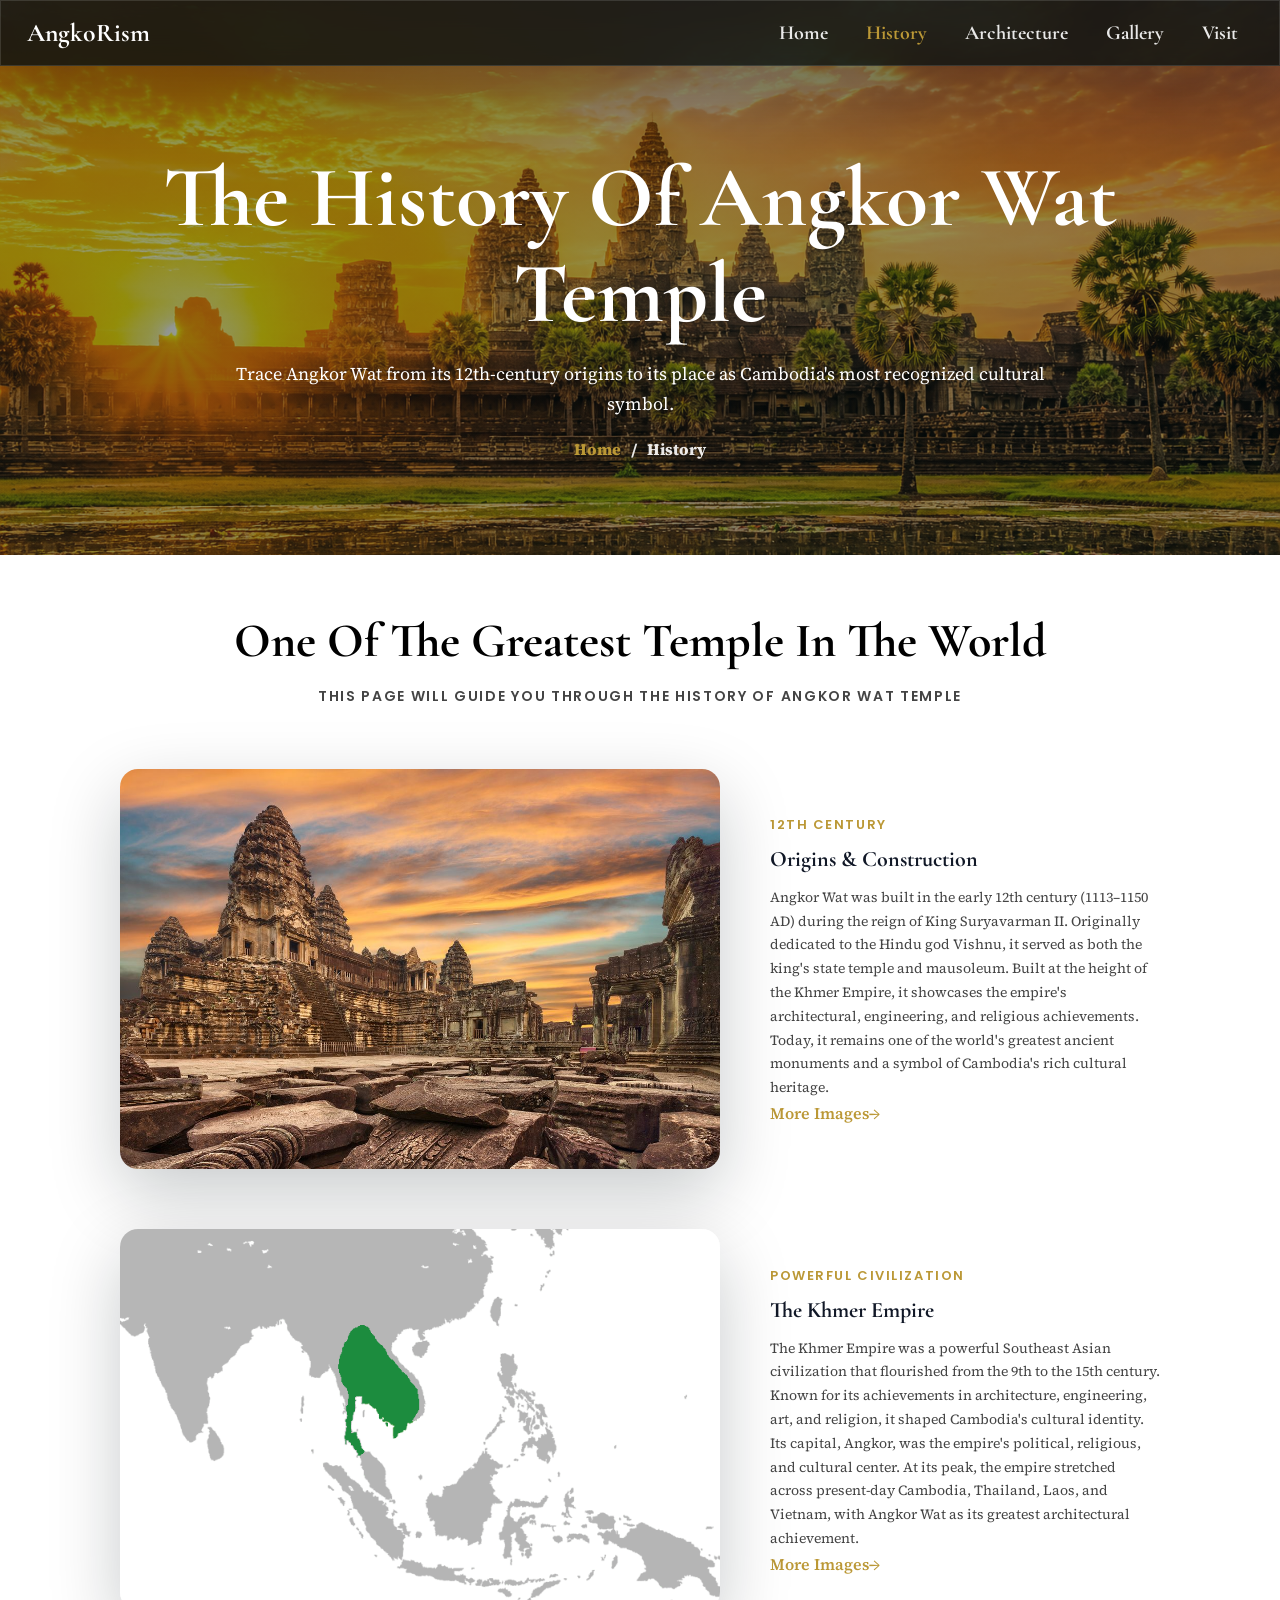
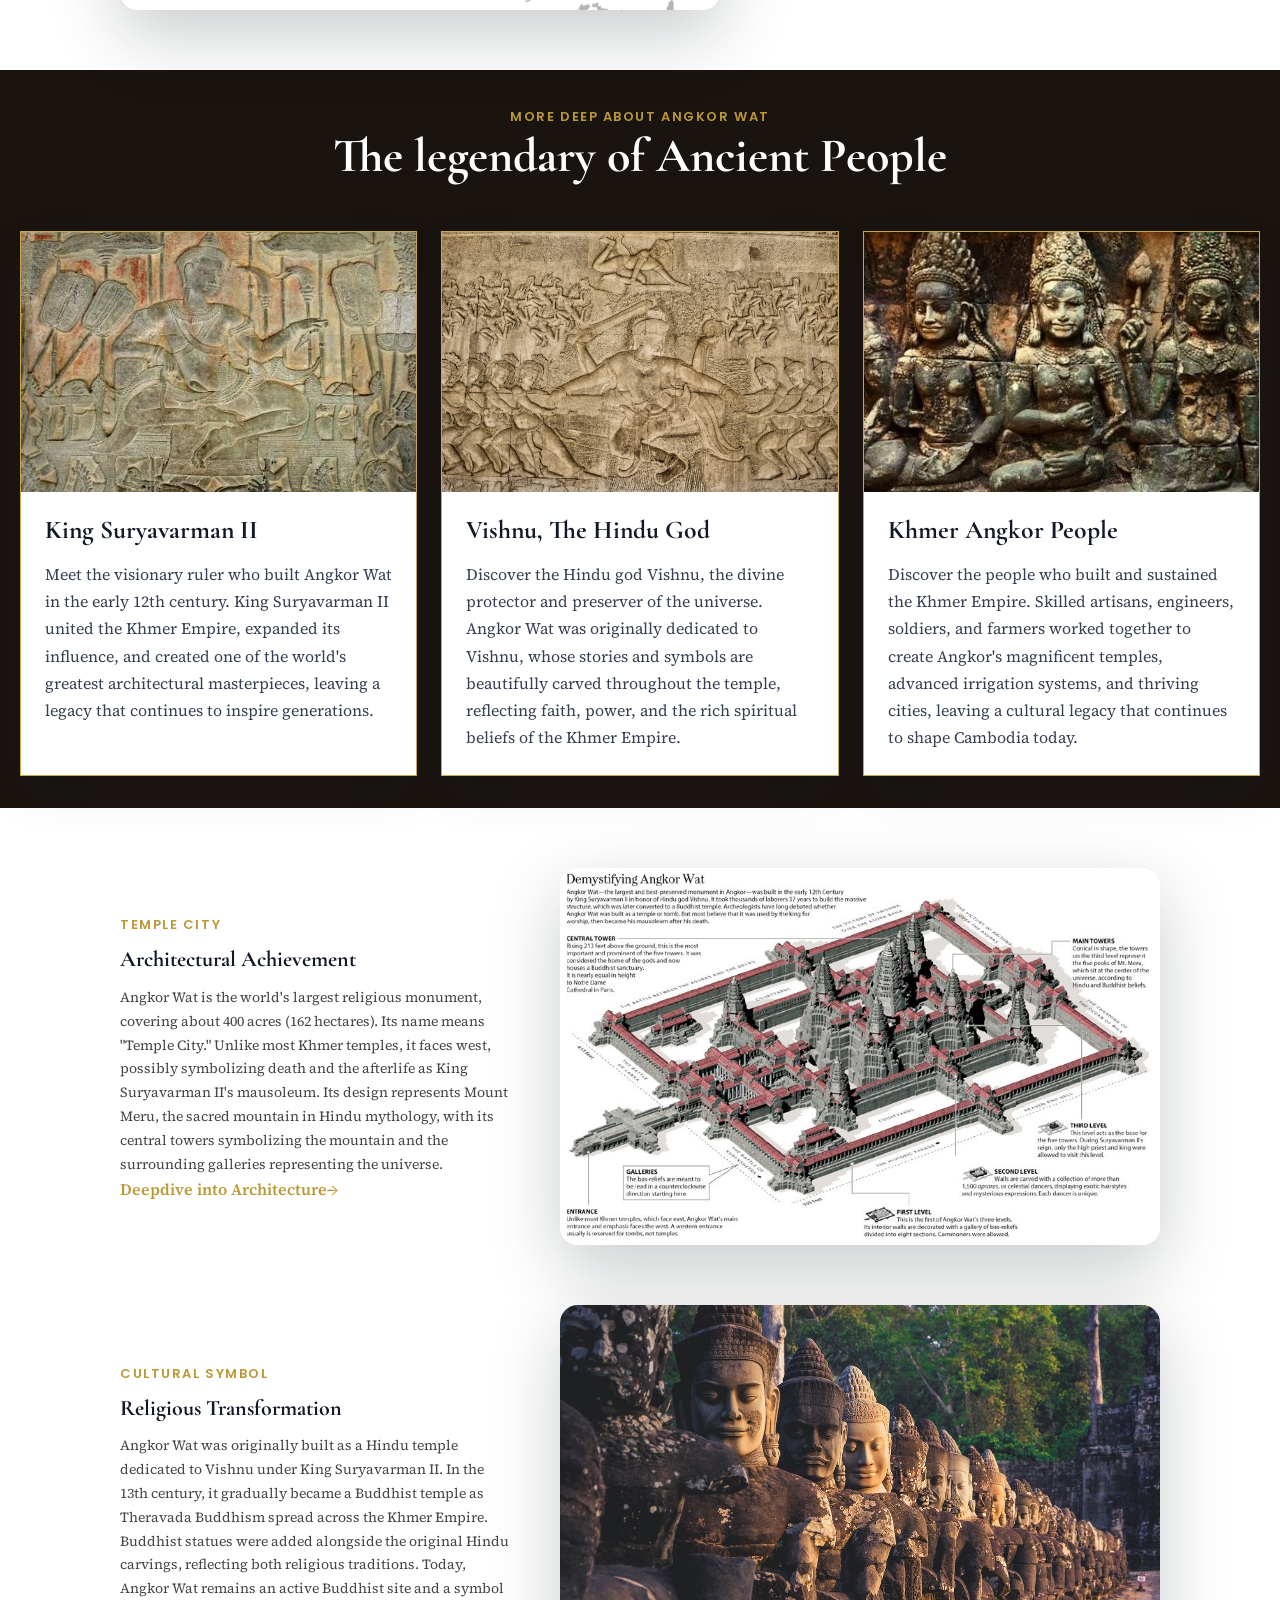
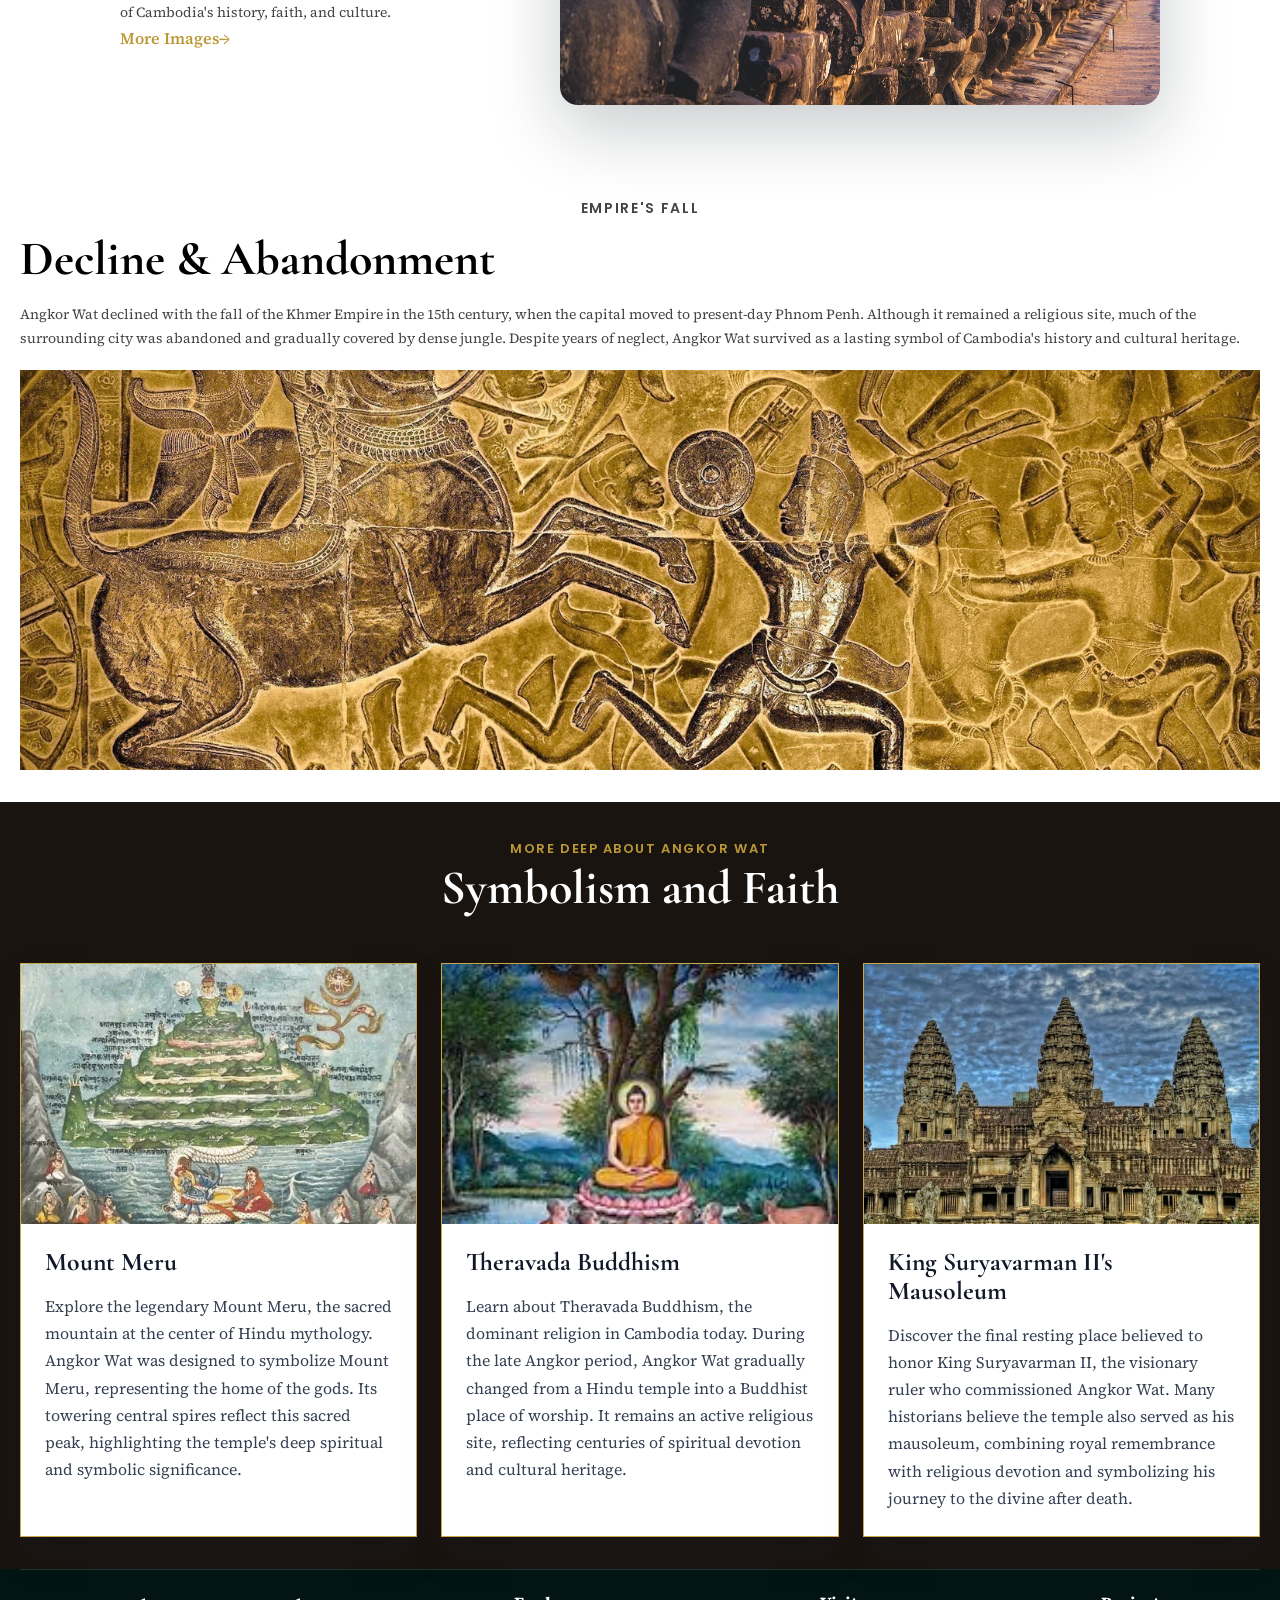
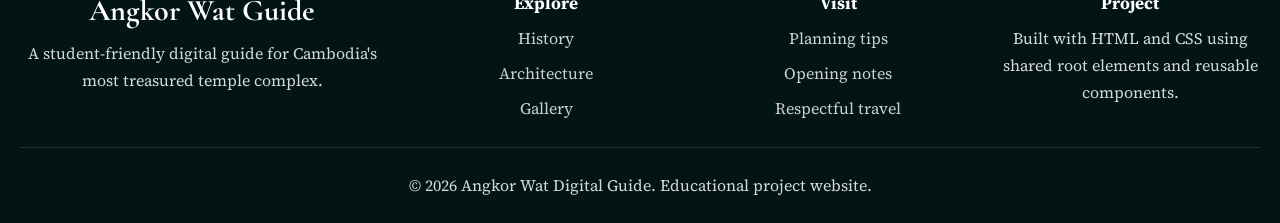
<file: pages/history.html>
<!DOCTYPE html>
<html lang="en">
<head>
  <meta charset="UTF-8">
  <meta name="viewport" content="width=device-width, initial-scale=1.0">
  <title>History | Angkor Wat Digital Guide</title>
  <link rel="stylesheet" href="../css/global.css">
  <link rel="stylesheet" href="../css/layout.css">
  <link rel="stylesheet" href="../css/components.css">
  <link rel="stylesheet" href="../css/pages/history.css">
  <script src="../js/navigation.js" defer></script>
  <script src="../js/history.js" defer></script>

  <link rel="preconnect" href="https://fonts.googleapis.com">
  <link rel="preconnect" href="https://fonts.gstatic.com" crossorigin>
  <link href="https://fonts.googleapis.com/css2?family=Cormorant+Garamond:wght@300;400;500;600;700;800&family=Poppins:wght@600;700;800;900&family=Source+Serif+4:wght@400;600;700;800;900&display=swap" rel="stylesheet">

  <link rel="icon" type="image/png" href="../images/favicon.png">
</head>
<body>
  <!--This section is for header bar that always appears-->
  <header class="site-header">
    <div class="site-header__inner">
      <a class="site-logo" href="../index.html" aria-label="Angkor Wat Digital Guide home">AngkoRism</a>

      <button class="nav-toggle" type="button" aria-label="Menu" aria-controls="primary-navigation" aria-expanded="false">
        <span aria-hidden="true"></span>
        <span aria-hidden="true"></span>
        <span aria-hidden="true"></span>
      </button>

      <nav class="site-nav" id="primary-navigation" aria-label="Main navigation">
        <a href="../index.html">Home</a>
        <a href="history.html" aria-current="page">History</a>
        <a href="architecture.html">Architecture</a>
        <a href="gallery.html">Gallery</a>
        <a href="visit.html">Visit</a>
      </nav>
    </div>
  </header>

  <main>
    <!--This section is for title-->
    <section class="page-hero">

    <div class="page-shell">
      <h1>The History Of Angkor Wat Temple</h1>
      <p>Trace Angkor Wat from its 12th-century origins to its place as Cambodia's most recognized cultural symbol.</p>
      <div class="breadcrumbs" aria-label="Breadcrumb">
        <a href="../index.html">Home</a>
        <span>/</span>
        <span>History</span>
      </div>
    </div>
    </section>

    <!--This section is the title that telling "This page will guide you through the history of Angkor Wat Temple"-->
    <section class="section-title">
      <div class="timeline-text">
        <h2>One Of The Greatest Temple In The World</h2>
        <p class="eyebrow">This page will guide you through the history of Angkor Wat Temple</p>
      </div>
    </section>

    <!--This section is for history telling that have picture on the left and paragraph on the right-->
    <section class="section-space timeline">
    <article class="timeline-block">
      <div class="showcase-card">
        <img src="../images/Angkor Wat Temple Constuction.jpg" alt="Construction" />
        </div>
        <div class="timeline-text">
          <span class="eyebrow">12th century</span>
          <h3>Origins & Construction</h3>
          <p>
            Angkor Wat was built in the early 12th century (1113–1150 AD) during the reign of King Suryavarman II.
            Originally dedicated to the Hindu god Vishnu, it served as both the king's state temple and mausoleum.
            Built at the height of the Khmer Empire, it showcases the empire's architectural, engineering, and religious achievements.
            Today, it remains one of the world's greatest ancient monuments and a symbol of Cambodia's rich cultural heritage.
          </p>
          <a href="gallery.html" class="link">More Images<span class="arrow">&#8594;</span></a>
        </div>
      </article>

      <article class="timeline-block">
        <div class="showcase-card">
          <img src="../images/Angkor Wat Temple Khmer Empire.jpg" alt="Khmer Empire" />
        </div>
        <div class="timeline-text">
          <span class="eyebrow">Powerful Civilization</span>
          <h3>The Khmer Empire</h3>
          <p>
            The Khmer Empire was a powerful Southeast Asian civilization that flourished from the 9th to the 15th century.
            Known for its achievements in architecture, engineering, art, and religion, it shaped Cambodia's cultural identity.
            Its capital, Angkor, was the empire's political, religious, and cultural center. At its peak, the empire stretched 
            across present-day Cambodia, Thailand, Laos, and Vietnam, with Angkor Wat as its greatest architectural achievement.
          </p>
          <a href="gallery.html" class="link">More Images<span class="arrow">&#8594;</span></a>
        </div>
      </article>
    </section>

    <!--This section is the grid section that content some information to know more deep into history-->
    <section class="background-section">
      <div class="section-space page-shell">
        <div class="section-heading">
          <span class="eyebrow">MORE DEEP ABOUT ANGKOR WAT</span>
          <h2>The legendary of Ancient People</h2>
        </div>
        <div class="card-grid">
        <article class="image-card">
          <img src="../images/King Suryavarman II.jpg" alt="the first king who's built angkor wat temple">
          <div class="image-card__body">
            <h3>King Suryavarman II</h3>
            <p>
              Meet the visionary ruler who built Angkor Wat in the early 12th century. 
              King Suryavarman II united the Khmer Empire, expanded its influence, and 
              created one of the world's greatest architectural masterpieces, leaving a
               legacy that continues to inspire generations.
            </p>
          </div>
        </article>
        <article class="image-card">
          <img src="../images/phreah visnulork.png" alt="hindu god">
          <div class="image-card__body">
            <h3>Vishnu, The Hindu God</h3>
            <p>
              Discover the Hindu god Vishnu, the divine protector and preserver of the universe. 
              Angkor Wat was originally dedicated to Vishnu, whose stories and symbols are beautifully 
              carved throughout the temple, reflecting faith, power, and the rich spiritual beliefs of the Khmer Empire.
            </p>
          </div>
        </article>
        <article class="image-card">
          <img src="../images/Khmer Angkor People.jpg" alt="one of the strongest civilization">
          <div class="image-card__body">
            <h3>Khmer Angkor People</h3>
            <p>
              Discover the people who built and sustained the Khmer Empire. 
              Skilled artisans, engineers, soldiers, and farmers worked together to create Angkor's 
              magnificent temples, advanced irrigation systems, and thriving cities, leaving a cultural legacy that continues to shape Cambodia today.
            </p>
          </div>
        </article>
      </div>
    </section>

    <!--This section is for history telling that have picture on the right and paragraph on the left, because we reverse-->
    <section class="timeline--reverse timeline">
      <article class="timeline-block">
        <div class="showcase-card">
          <img src="../images/Angkor Wat Temple Architecture.jpg" alt="Architecture" />
        </div>
        <div class="timeline-text">
          <span class="eyebrow">Temple City</span>
          <h3>Architectural Achievement</h3>
          <p>
            Angkor Wat is the world's largest religious monument, covering about 400 acres (162 hectares). Its name means "Temple City." Unlike most Khmer temples, it faces west, possibly symbolizing death and the afterlife as King Suryavarman II's mausoleum. Its design represents Mount Meru, the sacred mountain in Hindu mythology, with its central towers symbolizing the mountain and the surrounding galleries representing the universe.
          </p>
          <a href="architecture.html" class="link">Deepdive into Architecture<span class="arrow">&#8594;</span></a>
        </div>
      </article>

      <article class="timeline-block">
        <div class="showcase-card">
          <img src="../images/Angkor Wat Temple Religious.jpg" alt="Religious" />
        </div>
        <div class="timeline-text">
          <span class="eyebrow">Cultural Symbol</span>
          <h3>Religious Transformation</h3>
          <p>
            Angkor Wat was originally built as a Hindu temple dedicated to Vishnu under King Suryavarman II. In the 13th century, it gradually became a Buddhist temple as Theravada Buddhism spread across the Khmer Empire. Buddhist statues were added alongside the original Hindu carvings, reflecting both religious traditions. Today, Angkor Wat remains an active Buddhist site and a symbol of Cambodia's history, faith, and culture.
          </p>
          <a href="gallery.html" class="link">More Images<span class="arrow">&#8594;</span></a>
        </div>
      </article>
    </section>

    <!--This section is to know why khmer angkor fall by having title on the top, paragraph on the bottom, and the big picture under paragraph-->
    <section class="section-space">
      <div class="page-shell">
        <div class="timeline-text">
          <p class="eyebrow" id="eyebrow-main">Empire's Fall</p>
          <h2>Decline & Abandonment</h2>
          <p>
            Angkor Wat declined with the fall of the Khmer Empire in the 15th century, when the capital moved to present-day Phnom Penh. Although it remained a religious site, much of the surrounding city was abandoned and gradually covered by dense jungle. Despite years of neglect, Angkor Wat survived as a lasting symbol of Cambodia's history and cultural heritage.
          </p>
        </div>
        <div>
          <img class="image-about" src="../images/Angkor Wat Temple Decline.jpg" alt="angkor wat war">
        </div>
      </div>
    </section>

    <!--This section is the grid section that content some information to know more deep into history-->
    <section class="background-section">
      <div class="section-space page-shell">
        <div class="section-heading">
          <span class="eyebrow">MORE DEEP ABOUT ANGKOR WAT</span>
        <h2>Symbolism and Faith</h2>
        </div>
        <div class="card-grid">
        <article class="image-card">
          <img src="../images/Mount Meru1.jpg" alt="the mount meru, in the hindu mythodology">
          <div class="image-card__body">
            <h3>Mount Meru</h3>
            <p>
              Explore the legendary Mount Meru, the sacred mountain at the center of Hindu mythology. 
              Angkor Wat was designed to symbolize Mount Meru, representing the home of the gods. Its towering central spires reflect this sacred peak, highlighting the temple's deep spiritual and symbolic significance.
          </div>
        </article>
        <article class="image-card">
          <img src="../images/Theravada Buddhism.jpg" alt="Buddhism Religious">
          <div class="image-card__body">
            <h3>Theravada Buddhism</h3>
            <p>
              Learn about Theravada Buddhism, the dominant religion in Cambodia today. 
              During the late Angkor period, Angkor Wat gradually changed from a Hindu temple into a Buddhist place of worship. It remains an active religious site, reflecting centuries of spiritual devotion and cultural heritage.
            </p>
          </div>
        </article>
        <article class="image-card">
          <img src="../images/angkor wat temple mausoleum.jpg" alt="new capital after angkor wat">
          <div class="image-card__body">
            <h3>King Suryavarman II's Mausoleum</h3>
            <p>
              Discover the final resting place believed to honor King Suryavarman II, the visionary ruler who commissioned Angkor Wat. 
              Many historians believe the temple also served as his mausoleum, combining royal remembrance with religious devotion and symbolizing his journey to the divine after death.
            </p>
          </div>
        </article>
      </div>
    </section>
  </main>

  <footer class="site-footer">
    <div class="site-footer__inner site-footer__inner--centered site-footer__bottom">
      <div>
        <h2>Angkor Wat Guide</h2>
        <p>A student-friendly digital guide for Cambodia's most treasured temple complex.</p>
      </div>
      <div>
        <h3>Explore</h3>
        <ul>
          <li><a href="history.html">History</a></li>
          <li><a href="architecture.html">Architecture</a></li>
          <li><a href="gallery.html">Gallery</a></li>
        </ul>
      </div>
      <div>
        <h3>Visit</h3>
        <ul>
          <li><a href="visit.html">Planning tips</a></li>
          <li><a href="visit.html">Opening notes</a></li>
          <li><a href="visit.html">Respectful travel</a></li>
        </ul>
      </div>
      <div>
        <h3>Project</h3>
        <p>Built with HTML and CSS using shared root elements and reusable components.</p>
      </div>
    </div>
    <div class="site-footer__bottom">
      <p>&copy; 2026 Angkor Wat Digital Guide. Educational project website.</p>
    </div>
  </footer>
</body>
</html>
</file>
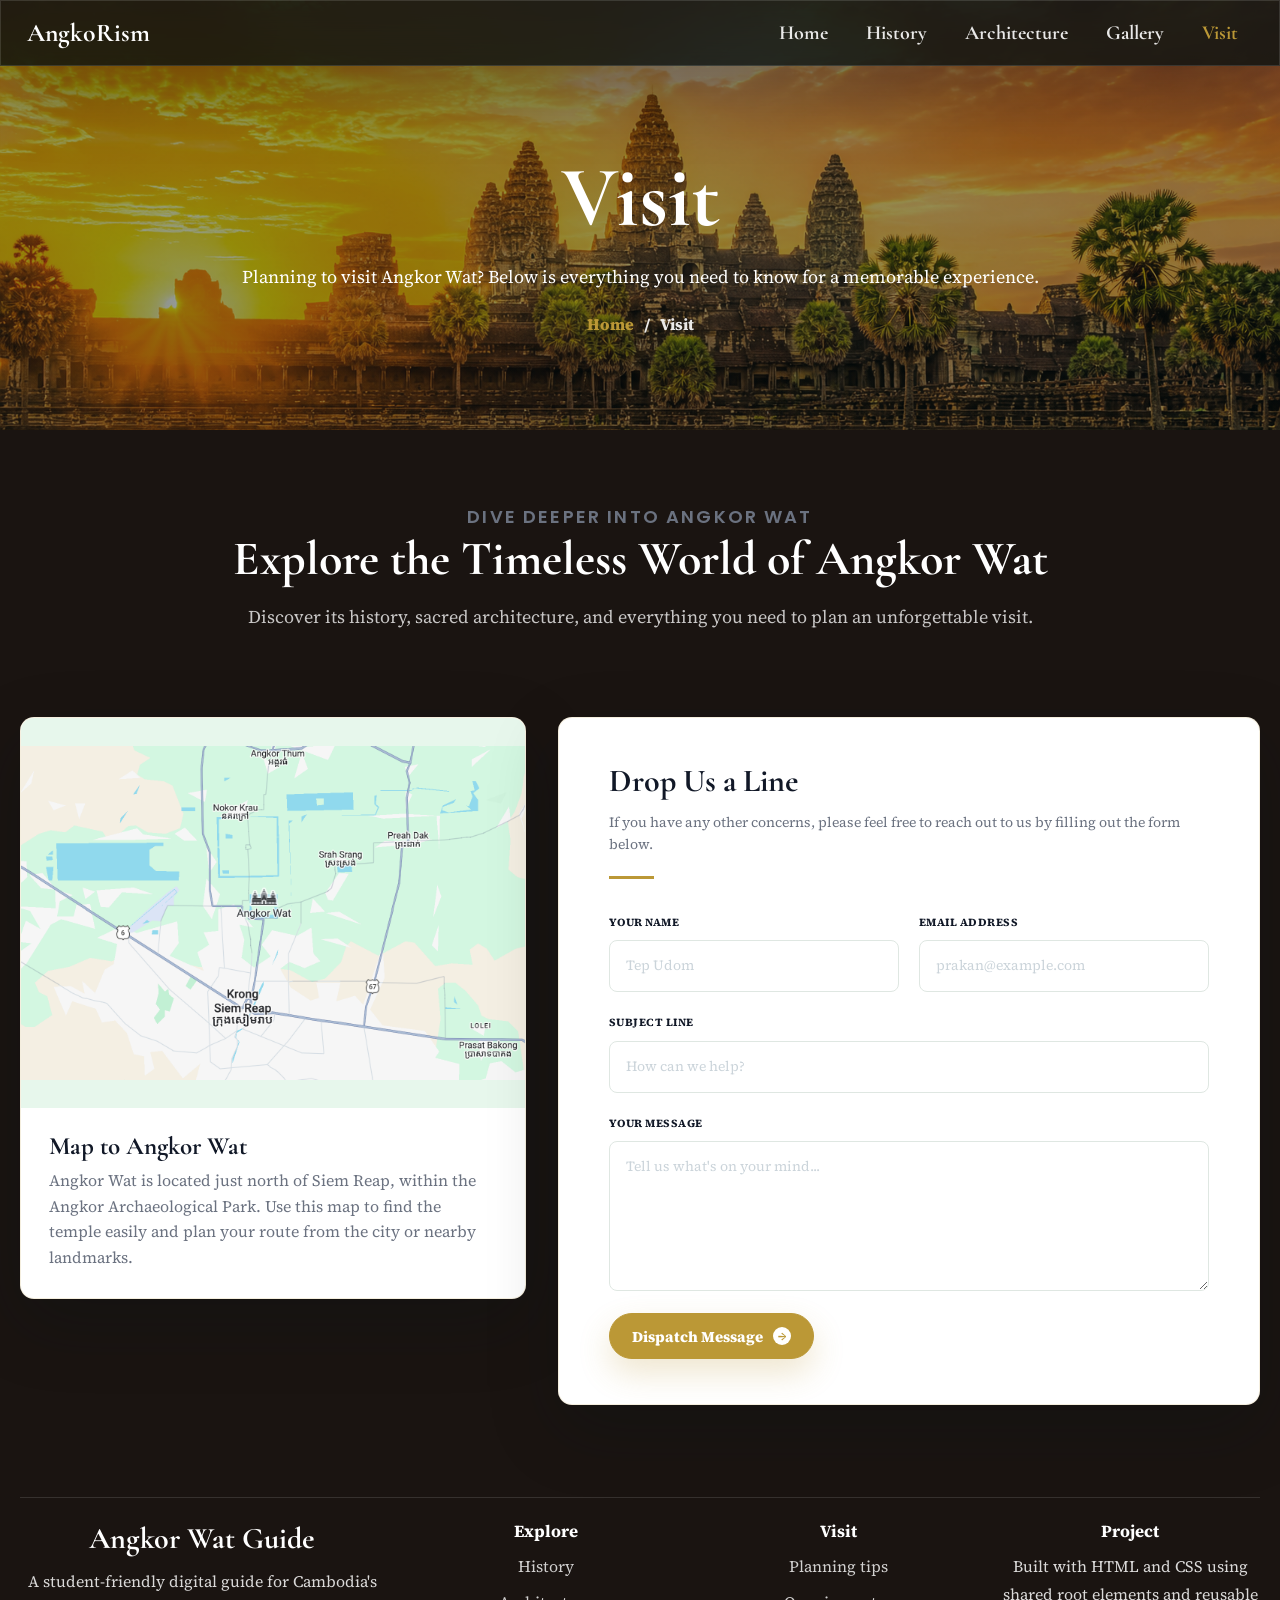
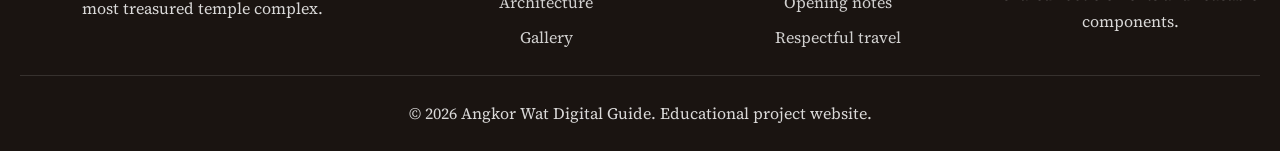
<file: pages/visit.html>
<!DOCTYPE html>
<html lang="en">
<head>
  <meta charset="UTF-8">
  <meta name="viewport" content="width=device-width, initial-scale=1.0">
  <title>Visit | Angkor Wat Digital Guide</title>
  <link rel="stylesheet" href="../css/global.css">
  <link rel="stylesheet" href="../css/layout.css">
  <link rel="stylesheet" href="../css/components.css">
  <link rel="stylesheet" href="../css/pages/visit.css">
  <script src="../js/navigation.js" defer></script>

  <link rel="preconnect" href="https://fonts.googleapis.com">
  <link rel="preconnect" href="https://fonts.gstatic.com" crossorigin>
  <link href="https://fonts.googleapis.com/css2?family=Cormorant+Garamond:wght@300;400;500;600;700;800&family=Poppins:wght@600;700;800;900&family=Source+Serif+4:wght@400;600;700;800;900&display=swap" rel="stylesheet">

  <link rel="icon" type="image/png" href="../images/favicon.png">
</head>
<body>
  <!--Header-->
  <header class="site-header">
    <div class="site-header__inner">
      <a class="site-logo" href="../index.html" aria-label="Angkor Wat Digital Guide home">AngkoRism</a>

      <button class="nav-toggle" type="button" aria-label="Menu" aria-controls="primary-navigation" aria-expanded="false">
        <span aria-hidden="true"></span>
        <span aria-hidden="true"></span>
        <span aria-hidden="true"></span>
      </button>

      <nav class="site-nav" id="primary-navigation" aria-label="Main navigation">
        <a href="../index.html">Home</a>
        <a href="history.html">History</a>
        <a href="architecture.html">Architecture</a>
        <a href="gallery.html">Gallery</a>
        <a href="visit.html" aria-current="page">Visit</a>
      </nav>
    </div>
  </header>

  <main>
    <!--Hero-->
    <section class="page-hero">
      <div>
        <h1>Visit</h1>
        <p>Planning to visit Angkor Wat? Below is everything you need to know for a memorable experience.</p>
        <div class="breadcrumbs" aria-label="Breadcrumb">
          <a href="../index.html">Home</a>
          <span>/</span>
          <span>Visit</span>
        </div>
      </div>
    </section>

    <!--Intro-->
    <section class="section-space page-shell visit-intro-section">
      <div class="section-heading">
        <p class="eyebrow">DIVE DEEPER INTO ANGKOR WAT</p>
        <h2>Explore the Timeless World of Angkor Wat</h2>
        <p>Discover its history, sacred architecture, and everything you need to plan an unforgettable visit.</p>
      </div>
    </section>

    <!--Map and contact-->
    <section class="section-space visit-contact-section">
      <div class="page-shell visit-contact-layout">
        <aside class="visit-map-card" aria-label="Map to Angkor Wat">
          <img src="../images/Angkorwat map.png" alt="Map image showing the route area around Siem Reap and Angkor Wat">
          <div class="visit-map-card__body">
            <h3>Map to Angkor Wat</h3>
            <p>Angkor Wat is located just north of Siem Reap, within the Angkor Archaeological Park. Use this map to find the temple easily and plan your route from the city or nearby landmarks.</p>
          </div>
        </aside>

        <div class="contact-box">
          <h2 class="form-title">Drop Us a Line</h2>
          <p class="form-subtitle">If you have any other concerns, please feel free to reach out to us by filling out the form below.</p>
          <div class="orange-divider"></div>

          <!--Contact form-->
          <form>
            <div class="form-row">
              <div class="form-group">
                <label>YOUR NAME</label>
                <input type="text" placeholder="Tep Udom">
              </div>
              <div class="form-group">
                <label>EMAIL ADDRESS</label>
                <input type="email" placeholder="prakan@example.com">
              </div>
            </div>

            <div class="form-group">
              <label>SUBJECT LINE</label>
              <input type="text" placeholder="How can we help?">
            </div>

            <div class="form-group">
              <label>YOUR MESSAGE</label>
              <textarea placeholder="Tell us what's on your mind..."></textarea>
            </div>

            <button type="submit" class="dispatch-btn">
              <span>Dispatch Message</span>
              <span class="arrow-icon">→</span>
            </button>
          </form>
        </div>
      </div>
    </section>
  </main>

  <!--Footer-->
  <footer class="site-footer">
    <div class="site-footer__inner site-footer__inner--centered site-footer__bottom">
      <div>
        <h2>Angkor Wat Guide</h2>
        <p>A student-friendly digital guide for Cambodia's most treasured temple complex.</p>
      </div>
      <div>
        <h3>Explore</h3>
        <ul>
          <li><a href="history.html">History</a></li>
          <li><a href="architecture.html">Architecture</a></li>
          <li><a href="gallery.html">Gallery</a></li>
        </ul>
      </div>
      <div>
        <h3>Visit</h3>
        <ul>
          <li><a href="visit.html">Planning tips</a></li>
          <li><a href="visit.html">Opening notes</a></li>
          <li><a href="visit.html">Respectful travel</a></li>
        </ul>
      </div>
      <div>
        <h3>Project</h3>
        <p>Built with HTML and CSS using shared root elements and reusable components.</p>
      </div>
    </div>
    <div class="site-footer__bottom">
      <p>&copy; 2026 Angkor Wat Digital Guide. Educational project website.</p>
    </div>
  </footer>

</body>
</html>
</file>
<file: css/global.css>
/* Shared reset, theme variables, and base element styles */

:root {
  --color-ink: #111827;
  --color-text: #354052;
  --color-muted: #6b7280;
  --color-soft: #ffffff;
  --color-surface: white;
  --color-border: #dfe7e2;
  --color-overlay: rgba(3, 18, 19, 0.42);
  --color-overlay-strong: rgba(3, 18, 19, 0.82);
  --color-primary: #BB9836;
  --color-primary-dark: #C9A84C;
  --color-secondary: #d79332;
  --color-temple: #243b35;
  --color-footer: #031415;
  --color-bacground-add: #1A1411;
  --color-background-add: var(--color-bacground-add);

  --font-heading: 'Cormorant Garamond', serif;
  --font-body: 'Source Serif 4', serif;
  --font-eyebrow: "Poppins", sans-serif;


  --container: 1400px;
  --container-wide: 1280px;
  --space-1: 4px;
  --space-2: 8px;
  --space-3: 12px;
  --space-4: 16px;
  --space-5: 24px;
  --space-6: 32px;
  --space-7: 48px;
  --space-8: 72px;

  --radius-sm: 8px;
  --radius-md: 14px;
  --radius-lg: 22px;
  --radius-pill: 999px;

  --shadow-soft: 0 18px 45px rgba(17, 24, 39, 0.08);
  --shadow-strong: 0 24px 70px rgba(3, 20, 21, 0.22);
  --transition: 180ms ease;
}

* {
  box-sizing: border-box;
}

html {
  scroll-behavior: smooth;
  background-color: var(--color-footer);
}

body {
  margin: 0;
  color: var(--color-text);
  background-color: var(--color-footer);
  font-family: var(--font-body);
  font-size: 16px;
  line-height: 1.7;
  text-rendering: optimizeLegibility;
}

main {
  background-color: var(--color-soft);
}

h1,
h2,
h3 {
  margin-top: 0;
  margin-bottom: var(--space-4);
  color: var(--color-ink);
  font-family: var(--font-heading);
  line-height: 1.12;
  font-weight: 700;
}

h1 {
  font-size: clamp(42px, 7vw, 86px);
}

h2 {
  font-size: clamp(30px, 4vw, 48px);
}

h3 {
  font-size: clamp(21px, 2vw, 28px);
}

p {
  margin-top: 0;
}

a {
  color: var(--color-primary-dark);
  text-decoration-thickness: 2px;
  text-underline-offset: 4px;
  transition: color var(--transition), background-color var(--transition), border-color var(--transition);
}

a:hover {
  color: var(--color-secondary);
}

img {
  display: block;
  max-width: 100%;
}

button,
input,
select,
textarea {
  font: inherit;
}

::selection {
  color: #ffffff;
  background-color: var(--color-primary-dark);
}
</file>
<file: css/layout.css>
/* Shared header, footer, and page-width layout */

.site-header {
  position: fixed;
  top: 0;
  left: 0;
  right: 0;
  z-index: 10;
  padding: 0;
}

.site-header__inner {
  margin: auto;
  display: flex;
  align-items: center;
  justify-content: space-between;
  gap: var(--space-7);
  padding: 10px 26px 10px 26px;
  color: #ffffff;
  background: rgba(8, 15, 16, 0.8);
  border: 1px solid rgba(255, 255, 255, 0.12);
  box-shadow: 0 24px 70px rgba(0, 0, 0, 0.28);
  backdrop-filter: blur(18px);
}

.site-logo {
  display: block;
  flex: 0 0 auto;
  font-family: var(--font-heading);
  font-size: clamp(24px, 2vw, 30px);
  white-space: nowrap;
  font-weight: 800;
  margin: 0;
  padding: 0;
  color: #ffffff;
  text-decoration: none;
}

.site-logo:hover {
  color: #ffffff;
}

.site-nav {
  display: flex;
  align-items: center;
  gap: var(--space-2);
}

.nav-toggle {
  display: none;
  width: 44px;
  height: 44px;
  align-items: center;
  justify-content: center;
  flex-direction: column;
  gap: 5px;
  color: #ffffff;
  background: rgba(255, 255, 255, 0.08);
  border: 1px solid rgba(255, 255, 255, 0.24);
  border-radius: var(--radius-sm);
  cursor: pointer;
}

.nav-toggle span {
  width: 22px;
  height: 2px;
  background-color: currentColor;
  border-radius: var(--radius-pill);
  transition: transform var(--transition), opacity var(--transition);
}

.nav-toggle[aria-expanded="true"] span:nth-child(1) {
  transform: translateY(7px) rotate(45deg);
}

.nav-toggle[aria-expanded="true"] span:nth-child(2) {
  opacity: 0;
}

.nav-toggle[aria-expanded="true"] span:nth-child(3) {
  transform: translateY(-7px) rotate(-45deg);
}

.site-nav a {
  padding: 7px 15px;
  font-family: var(--font-heading);
  color: rgba(255, 255, 255, 0.9);
  font-size: 20px;
  font-weight: 800;
  line-height: 1;
  text-decoration: none;
}

.site-nav a:hover,
.site-nav a[aria-current="page"] {
  color: var(--color-primary);
}

.page-shell {
  width: min(calc(100% - 40px), var(--container));
  margin-left: auto;
  margin-right: auto;
}

.site-footer {
  color: rgba(255, 255, 255, 0.84);
  background-color: var(--color-footer);
}

.site-footer__inner {
  width: min(calc(100% - 40px), var(--container-wide));
  margin: 0 auto;
  display: grid;
  grid-template-columns: 1.4fr repeat(3, 1fr);
  gap: var(--space-6);
  padding: 58px 0 38px;
}

.site-footer h2,
.site-footer h3 {
  color: #ffffff;
}

.site-footer h2 {
  margin-bottom: var(--space-3);
  font-size: 30px;
}

.site-footer h3 {
  margin-bottom: var(--space-3);
  font-family: var(--font-body);
  font-size: 17px;
}

.site-footer p,
.site-footer ul {
  margin: 0;
}

.site-footer ul {
  padding: 0;
  list-style: none;
}

.site-footer li + li {
  margin-top: 8px;
}

.site-footer a {
  color: rgba(255, 255, 255, 0.8);
  text-decoration: none;
}

.site-footer a:hover {
  color: var(--color-primary);
}

.site-footer__bottom {
  width: min(calc(100% - 40px), var(--container-wide));
  margin: 0 auto;
  padding: var(--space-5) 0;
  border-top: 1px solid rgba(255, 255, 255, 0.12);
  text-align: center;
}

.site-footer__inner--centered,
.site-footer__inner.site-footer__bottom {
  text-align: center;
}

@media (max-width: 900px) {
  .site-header {
    position: fixed;
    padding: var(--space-3);
    background-color: var(--color-footer);
  }

  .site-header__inner {
    display: grid;
    grid-template-columns: 1fr auto;
    align-items: center;
    gap: 0 var(--space-3);
    padding: var(--space-4);
    border-radius: var(--radius-lg);
  }

  .nav-toggle {
    display: inline-flex;
  }

  .site-nav {
    display: none;
    grid-column: 1 / -1;
    width: 100%;
    flex-direction: column;
    align-items: stretch;
    gap: 6px;
    margin-top: var(--space-4);
  }

  .site-nav.is-open {
    display: flex;
  }

  .site-nav a {
    flex: initial;
    min-width: 0;
    padding: 12px 14px;
    background-color: rgba(255, 255, 255, 0.08);
    border-radius: var(--radius-sm);
    font-size: 18px;
    text-align: center;
  }

  .site-footer__inner {
    grid-template-columns: 1fr 1fr;
  }
}

@media (max-width: 600px) {
  .site-header {
    padding: 0;
  }

  .site-header__inner {
    border-radius: 0;
  }

  .page-shell,
  .site-footer__inner,
  .site-footer__bottom {
    width: min(calc(100% - 28px), var(--container));
  }

  .site-footer__inner {
    grid-template-columns: 1fr;
  }
}
</file>
<file: css/components.css>
/* Reusable buttons, hero blocks, cards, stats, and form pieces */

.button {
  display: inline-flex;
  align-items: center;
  justify-content: center;
  min-height: 46px;
  padding: 12px 22px;
  color: #ffffff;
  background-color: var(--color-primary);
  border: 1px solid var(--color-primary);
  border-radius: var(--radius-pill);
  box-shadow: 0 14px 32px rgba(18, 184, 134, 0.24);
  font-size: 15px;
  font-weight: 800;
  line-height: 1;
  text-decoration: none;
  transition: transform var(--transition), box-shadow var(--transition), color var(--transition), background-color var(--transition), border-color var(--transition);
}

.button:hover {
  color: #ffffff;
  background-color: var(--color-primary-dark);
  border-color: var(--color-primary-dark);
  box-shadow: 0 18px 38px rgba(7, 150, 105, 0.28);
  transform: translateY(-1px);
}

.button:focus-visible {
  outline: 3px solid rgba(18, 184, 134, 0.35);
  outline-offset: 3px;
}

.button--ghost {
  color: #ffffff;
  background-color: rgba(255, 255, 255, 0.08);
  border-color: rgba(255, 255, 255, 0.55);
  box-shadow: none;
}

.button--ghost:hover {
  color: #ffffff;
  background-color: rgba(255, 255, 255, 0.16);
  border-color: #ffffff;
}

.eyebrow {
  margin-bottom: var(--space-3);
  color: var(--color-primary);
  font-family: var(--font-eyebrow);
  font-size: 13px;
  font-weight: 600;
  letter-spacing: 0.12em;
  text-transform: uppercase;
}

.section-space {
  padding-top: var(--space-6);
  padding-bottom: var(--space-6);
}

.section-heading {
  max-width: 860px;
  margin: 0 auto var(--space-7);
  text-align: center;
}

.section-heading p {
  margin-bottom: 0;
  color: var(--color-muted);
  font-size: 18px;
}

.page-hero {
  position: relative;
  isolation: isolate;
  color: #ffffff;
  background-image: linear-gradient(var(--color-overlay), var(--color-overlay)), url("../images/The god temple-Angkor Wat.png");
  background-position: center 40%;
  background-size: cover;
}

.page-hero {
  min-height: 430px;
  display: grid;
  place-items: center;
  padding: 150px var(--space-5) 92px;
  background-position: center 22%;
  text-align: center;
}

.page-hero h1,
.page-hero p {
  color: #ffffff;
}

.page-hero p {
  max-width: 850px;
  margin-left: auto;
  margin-right: auto;
  font-size: 18px;
}

.breadcrumbs {
  display: flex;
  align-items: center;
  justify-content: center;
  gap: 10px;
  margin-top: var(--space-4);
  color: rgba(255, 255, 255, 0.9);
  font-weight: 800;
}

.breadcrumbs a {
  color: var(--color-primary);
  text-decoration: none;
}

.card-grid {
  display: grid;
  grid-template-columns: repeat(3, 1fr);
  gap: var(--space-5);
}

.info-card {
  min-height: 220px;
  padding: var(--space-6);
  background-color: var(--color-surface);
  border: 1px solid var(--color-border);
  border-radius: var(--radius-md);
  border-bottom: 7px solid var(--color-primary-dark);
  box-shadow: var(--shadow-soft);
}

.info-card h3 {
  margin-bottom: var(--space-3);
  font-family: var(--font-body);
  font-size: 21px;
}

.info-card p {
  margin-bottom: 0;
  color: var(--color-muted);
}

.image-card {
  overflow: hidden;
  background-color: var(--color-surface);
  box-shadow: var(--shadow-soft);
  border: 1px solid var(--color-primary-dark);
}

.image-card img {
  width: 100%;
  height: 260px;
  object-fit: cover;
}

.image-card__body {
  padding: var(--space-5);
}

.image-card__body p:last-child {
  margin-bottom: 0;
}

.background-section {
  background-color: var(--color-bacground-add);
}

@media (max-width: 900px) {
  .card-grid {
    grid-template-columns: repeat(2, 1fr);
  }

  .form-panel {
    grid-template-columns: 1fr 1fr;
  }
}

@media (max-width: 600px) {
  .section-space {
    padding-top: var(--space-7);
    padding-bottom: var(--space-7);
  }

  .page-hero {
    min-height: 360px;
    padding: 72px var(--space-4) 64px;
  }

  .card-grid,
  .form-panel {
    grid-template-columns: 1fr;
  }

  .form-panel {
    width: min(calc(100% - 28px), 980px);
    margin-top: -34px;
  }
  
}
</file>
<file: css/pages/history.css>
/*History page base styles*/

* {
  margin: 0;
  padding: 0;
  box-sizing: border-box; 
}

body {
  color: #1a1a1a;
  line-height: 1.7;
  background: #ffffff;
  margin: 0;
  color: var(--color-text);
  background-color: var(--color-soft);
  font-family: var(--font-body);
  font-size: 16px;
  line-height: 1.7;
  text-rendering: optimizeLegibility;
}

h2 {
  color: #000;
  font-weight: 700px;
}

/*Shared image and link styles*/
img {
  display: block;
  width: 100%;
  height: auto; 
}

.image-about {
  margin-top: 20px;
  width: 100%;
  height: 400px;
  object-fit: cover;
}

a {
  text-decoration: none;
  color: inherit;
}

/*Timeline section layout*/
.section-title {
  text-align: center;
  font-size: 34px;
  font-weight: 500;
  margin: 60px 0 50px;
}

.image-about {
  margin-top: 20px;
  width: 100%;
  height: 400px;
  object-fit: cover;
}

.timeline {
  max-width: 1200px;
  margin: 0 auto;
  padding: 0 20px;
}

.timeline-block {
  display: flex;
  gap: 50px;
  align-items: center;
  margin: 60px 60px;
}

/*Timeline text and image cards*/
.timeline-text {
  flex: 1;
}

.timeline-text h2 {
  font-weight: 700px;
}

.timeline-text h3 {
  font-size: 22px;
  font-weight: 700;
  margin-top: 10px;
  margin-bottom: 14px;
}

.timeline-text p {
  font-size: 14px;
  color: #444;
}

#eyebrow-main {
  text-align: center;
}

.showcase-card {
  position: relative;
  width: 100%;
  max-width: 600px;
  border-radius: 18px;
  overflow: hidden;
  box-shadow: var(--shadow-strong);
  isolation: isolate;
}

.showcase-card img {
  width: 100%;
  border-radius: var(--radius-md);
  box-shadow: var(--shadow-soft);
  
}

.timeline--reverse .timeline-block {
  flex-direction: row-reverse;
}

/*Page links and dark section heading*/
.link {
  color: var(--color-primary);
  font-weight: 600;
  text-decoration: none;
}

.link .arrow {
  display: inline-block;
  transition: transform 0.3s;
}

.link:hover .arrow {
  transform: translateX(6px);
}

.background-section .section-heading h2 {
  color: #ffffff;
}

/*Tablet layout*/
@media screen and (max-width: 900px) {
  .section-title,
  .timeline {
    width: min(calc(100% - 40px), 900px);
  }

  .section-title {
    font-size: 26px;
    margin: 40px auto 30px;
    text-align: center;
  }

  .section-title h2,
  .timeline-text h2 {
    font-size: 34px;
  }

  .timeline {
    padding: 0;
  }

  .timeline-block,
  .timeline--reverse .timeline-block {
    flex-direction: column;
    gap: 18px;
    margin-bottom: 48px;
    align-items: center;
  }

  .showcase-card {
    width: 100%;
    max-width: 680px;
  }

  .showcase-card img {
    width: 100%;
    height: clamp(260px, 42vw, 340px);
    object-fit: cover;
  }

  .timeline-text {
    width: 100%;
    max-width: 680px;
    text-align: center;
  }

  .timeline-text .eyebrow {
    display: block;
    text-align: center;
  }

  .timeline-text h3 {
    font-size: 18px;
    margin-top: 0;
  }

  .timeline-text p {
    font-size: 15px;
    text-align: left;
  }

  .background-section {
    padding: var(--space-6) 0;
  }

  .image-about {
    height: 320px;
    margin-top: 0;
  }
}

/*Mobile layout*/
@media screen and (max-width: 600px) {
  .section-title,
  .timeline {
    width: min(calc(100% - 28px), 100%);
  }

  .timeline {
    padding: 0;
  }

  .section-title {
    font-size: 20px;
    margin: 28px auto 22px;
  }

  .section-title h2 {
    font-size: 28px;
  }

  .timeline-block,
  .timeline--reverse .timeline-block {
    gap: 16px;
    margin-bottom: 36px;
    align-items: stretch;
  }

  .showcase-card {
    max-width: 100%;
  }

  .showcase-card img {
    height: 220px;
  }

  .timeline-text h3 {
    font-size: 17px;
    margin-bottom: 8px;
  }

  .timeline-text p {
    font-size: 14px;
  }

  .image-about {
    height: 260px;
  }
}
</file>
<file: css/pages/visit.css>
/*Page base*/
body,
main,
.site-footer {
  background-color: var(--color-background-add);
}

/*Intro section*/
.visit-intro-section {
  padding-top: 72px;
  padding-bottom: 56px;
  background-color: var(--color-background-add);
}

.visit-intro-section .section-heading {
  margin-bottom: 0;
}

.visit-intro-section .section-heading h2 {
  color: #ffffff;
}

.visit-intro-section .section-heading p:not(.eyebrow) {
  max-width: 820px;
  margin-left: auto;
  margin-right: auto;
  color: rgba(255, 255, 255, 0.76);
}

/*Map and contact layout*/
.visit-contact-section {
  padding-top: 28px;
  padding-bottom: 92px;
  background-color: var(--color-background-add);
}

.visit-contact-layout {
  display: grid;
  grid-template-columns: minmax(280px, 0.9fr) minmax(460px, 1.25fr);
  align-items: start;
  gap: var(--space-6);
}

.visit-map-card,
.contact-box {
  overflow: hidden;
  background: var(--color-surface);
  border: 1px solid rgba(187, 152, 54, 0.16);
  border-radius: var(--radius-md);
  box-shadow: var(--shadow-strong);
}

.visit-map-card img {
  width: 100%;
  height: 390px;
  object-fit: contain;
  object-position: center;
  background-color: #e7f7ec;
}

.visit-map-card__body {
  padding: 24px 28px 28px;
}

.visit-map-card__body h3,
.form-title {
  color: var(--color-ink);
}

.visit-map-card__body h3 {
  margin-bottom: 8px;
  font-size: 25px;
}

.visit-map-card__body p,
.form-subtitle {
  color: var(--color-muted);
}

.visit-map-card__body p {
  margin: 0;
  line-height: 1.6;
}

/*Contact form*/
.contact-box {
  width: 100%;
  max-width: none;
  padding: 45px 50px;
}

.form-title {
  margin-bottom: 12px;
  font-size: 32px;
  font-weight: 700;
}

.form-subtitle {
  margin-bottom: 20px;
  font-size: 14px;
  line-height: 1.6;
}

.orange-divider {
  width: 45px;
  height: 3px;
  margin-bottom: 35px;
  background-color: var(--color-primary);
}

.form-row {
  display: flex;
  gap: 20px;
}

.form-row .form-group {
  flex: 1;
}

.form-group {
  display: flex;
  flex-direction: column;
  margin-bottom: 22px;
}

.form-group label {
  margin-bottom: 8px;
  color: var(--color-ink);
  font-size: 11px;
  font-weight: 700;
  letter-spacing: 0.5px;
}

.form-group input,
.form-group textarea {
  width: 100%;
  padding: 13px 16px;
  font-size: 14px;
  background-color: var(--color-surface);
  border: 1px solid var(--color-border);
  border-radius: var(--radius-sm);
  outline: none;
  transition: border-color var(--transition), box-shadow var(--transition);
}

.form-group textarea {
  min-height: 150px;
  resize: vertical;
}

.form-group input::placeholder,
.form-group textarea::placeholder {
  color: #cbd4da;
}

.form-group input:focus,
.form-group textarea:focus {
  border-color: var(--color-primary);
  box-shadow: 0 0 0 3px rgba(187, 152, 54, 0.14);
}

/*Form button*/
.dispatch-btn {
  display: inline-flex;
  align-items: center;
  justify-content: center;
  min-height: 46px;
  padding: 12px 22px;
  color: #ffffff;
  background-color: var(--color-primary);
  border: 1px solid var(--color-primary);
  border-radius: var(--radius-pill);
  box-shadow: 0 14px 32px rgba(187, 152, 54, 0.24);
  cursor: pointer;
  font-size: 15px;
  font-weight: 800;
  line-height: 1;
  transition: transform var(--transition), box-shadow var(--transition), background-color var(--transition), border-color var(--transition);
}

.dispatch-btn:hover {
  background-color: var(--color-primary-dark);
  border-color: var(--color-primary-dark);
  box-shadow: 0 18px 38px rgba(187, 152, 54, 0.28);
  transform: translateY(-1px);
}

.dispatch-btn:focus-visible {
  outline: 3px solid rgba(187, 152, 54, 0.34);
  outline-offset: 3px;
}

.arrow-icon {
  display: flex;
  align-items: center;
  justify-content: center;
  width: 18px;
  height: 18px;
  margin-left: 10px;
  color: var(--color-primary);
  background-color: #ffffff;
  border-radius: 50%;
  font-size: 12px;
  font-weight: bold;
}

/*Tablet layout*/
@media (max-width: 900px) {
  .visit-intro-section {
    padding-top: 64px;
    padding-bottom: 44px;
  }

  .visit-contact-layout {
    grid-template-columns: 1fr;
    gap: 28px;
  }

  .visit-map-card img {
    height: 320px;
  }

  .contact-box {
    padding: 40px 36px;
  }
}

/*Phone layout*/
@media (max-width: 600px) {
  .visit-intro-section {
    padding-top: 52px;
    padding-bottom: 32px;
  }

  .visit-intro-section .section-heading h2 {
    max-width: 330px;
    margin-left: auto;
    margin-right: auto;
    font-size: 29px;
    line-height: 1.08;
  }

  .visit-contact-section {
    padding-top: 16px;
    padding-bottom: 64px;
  }

  .form-row {
    flex-direction: column;
    gap: 0;
  }

  .visit-map-card,
  .contact-box {
    border-radius: 12px;
  }

  .visit-map-card img {
    height: 240px;
  }

  .visit-map-card__body {
    padding: 20px;
  }

  .contact-box {
    padding: 30px 20px;
  }

  .form-title {
    font-size: 28px;
  }

  .dispatch-btn {
    width: 100%;
  }
}
</file>
